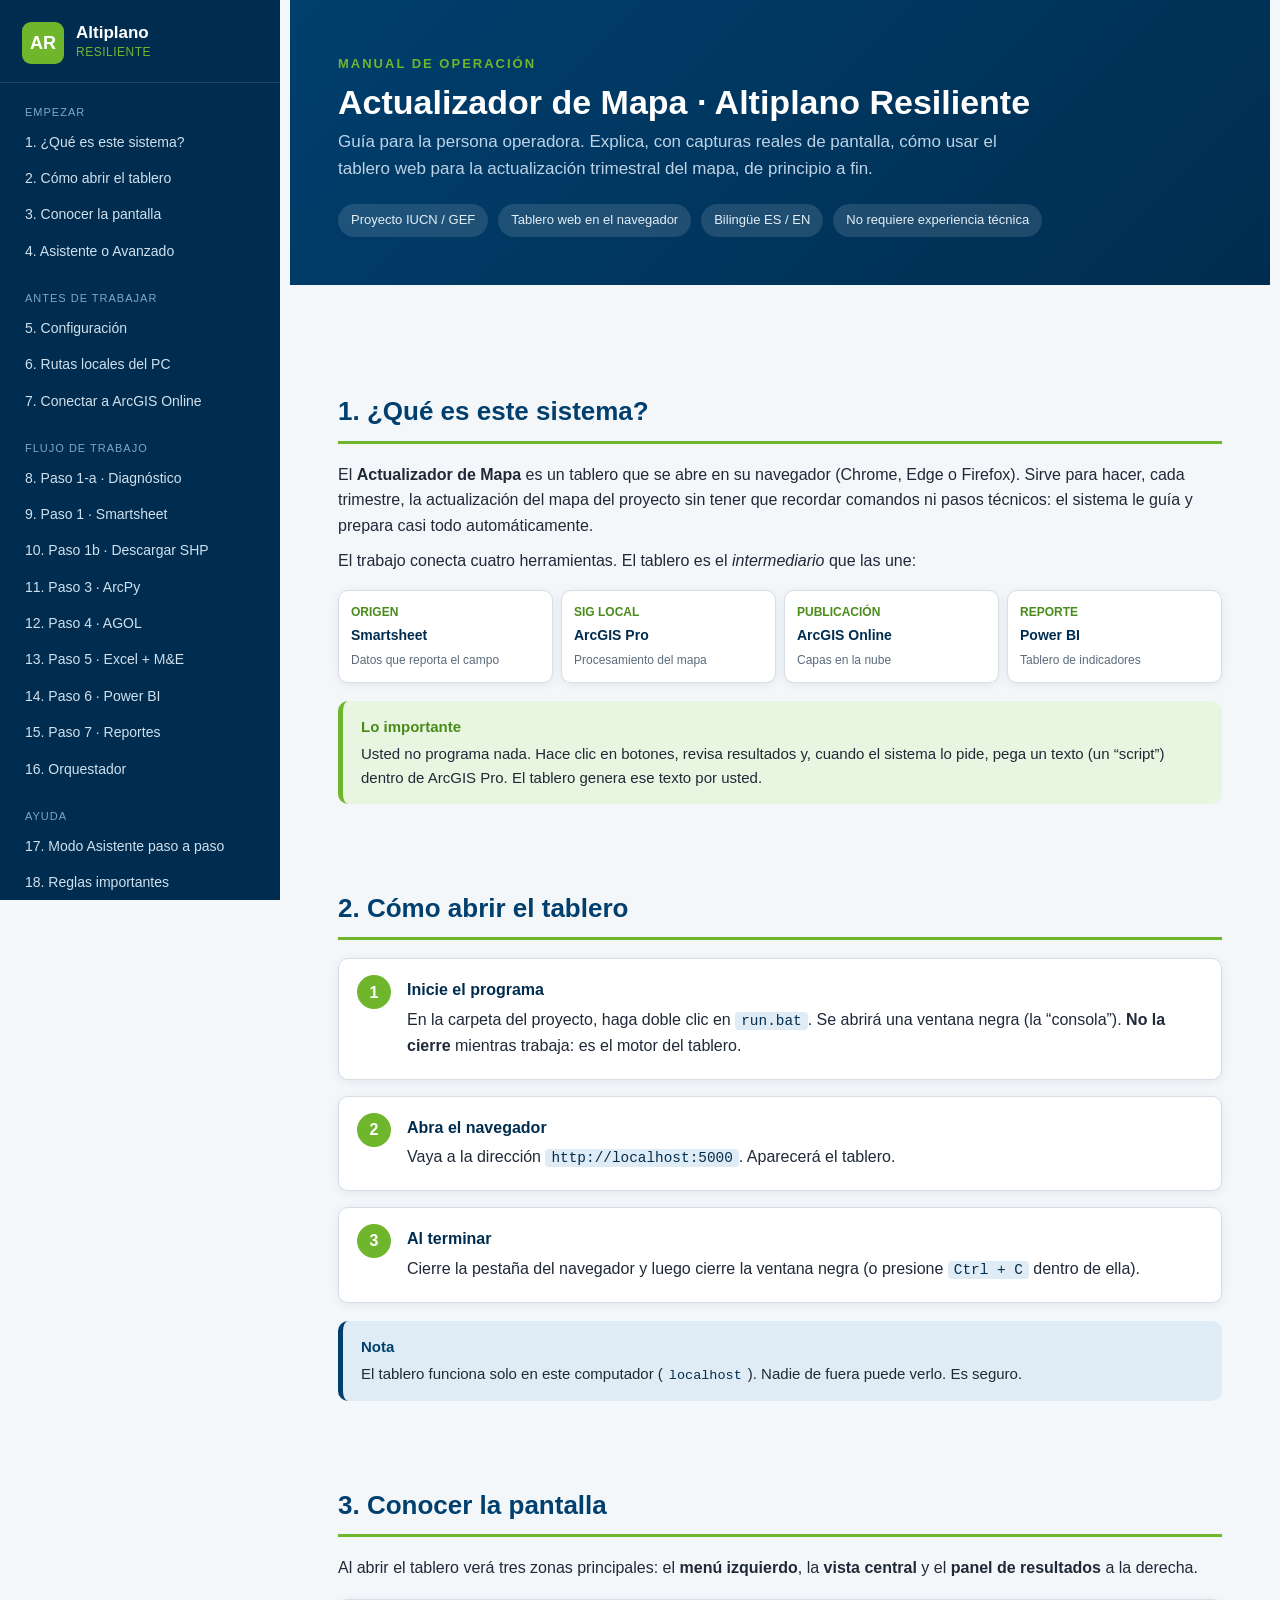
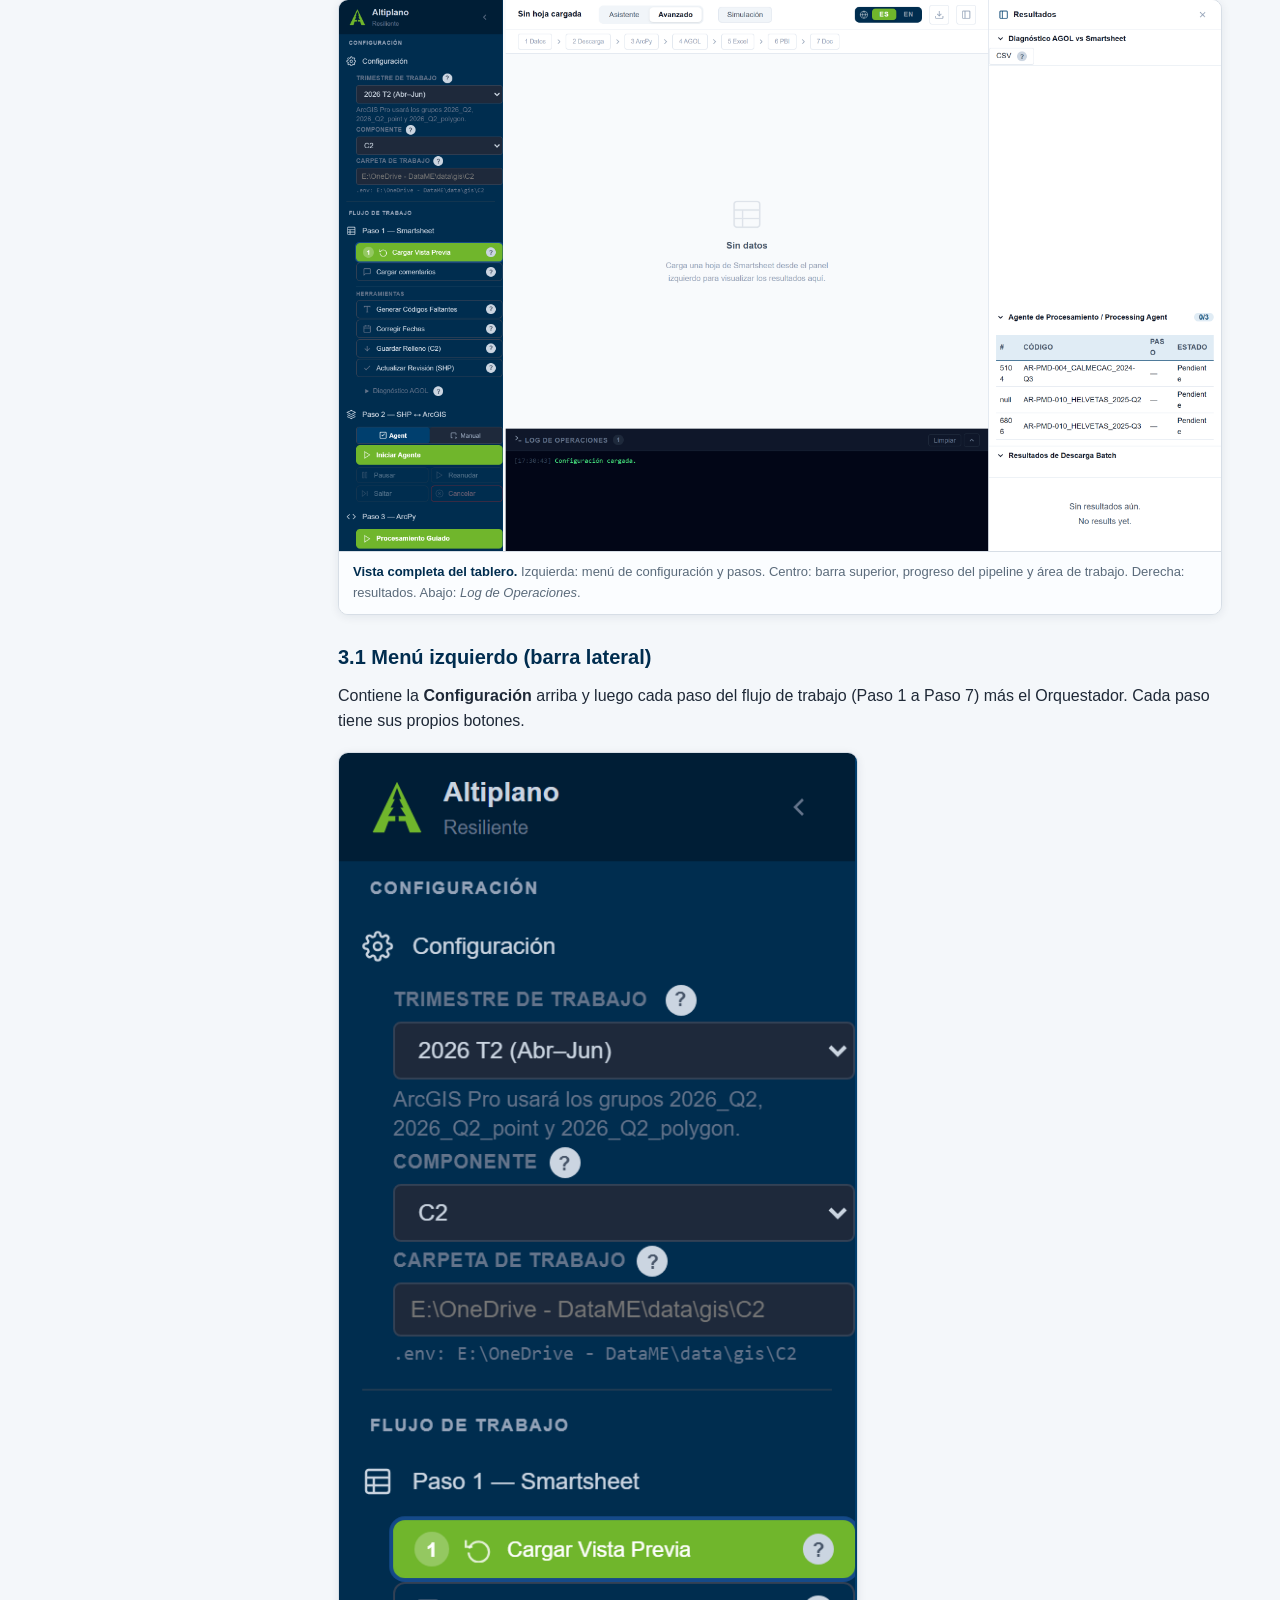
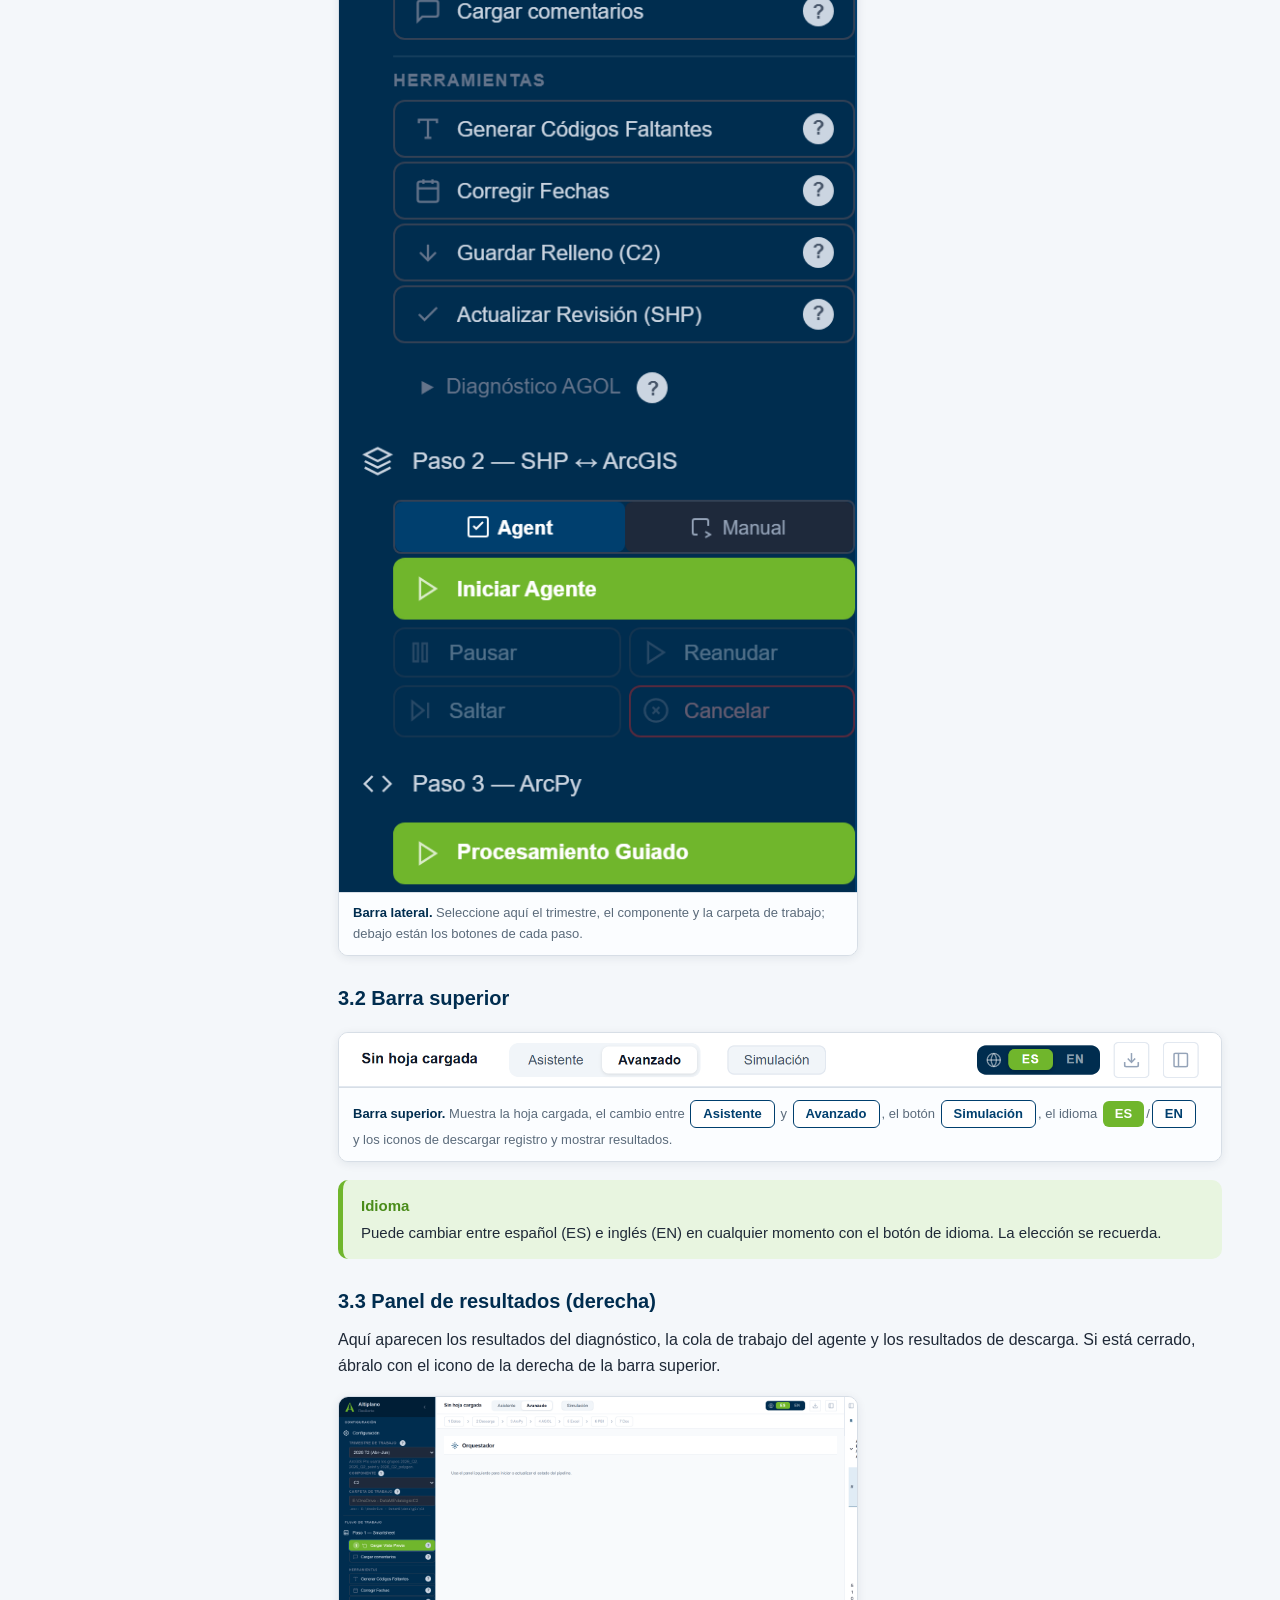
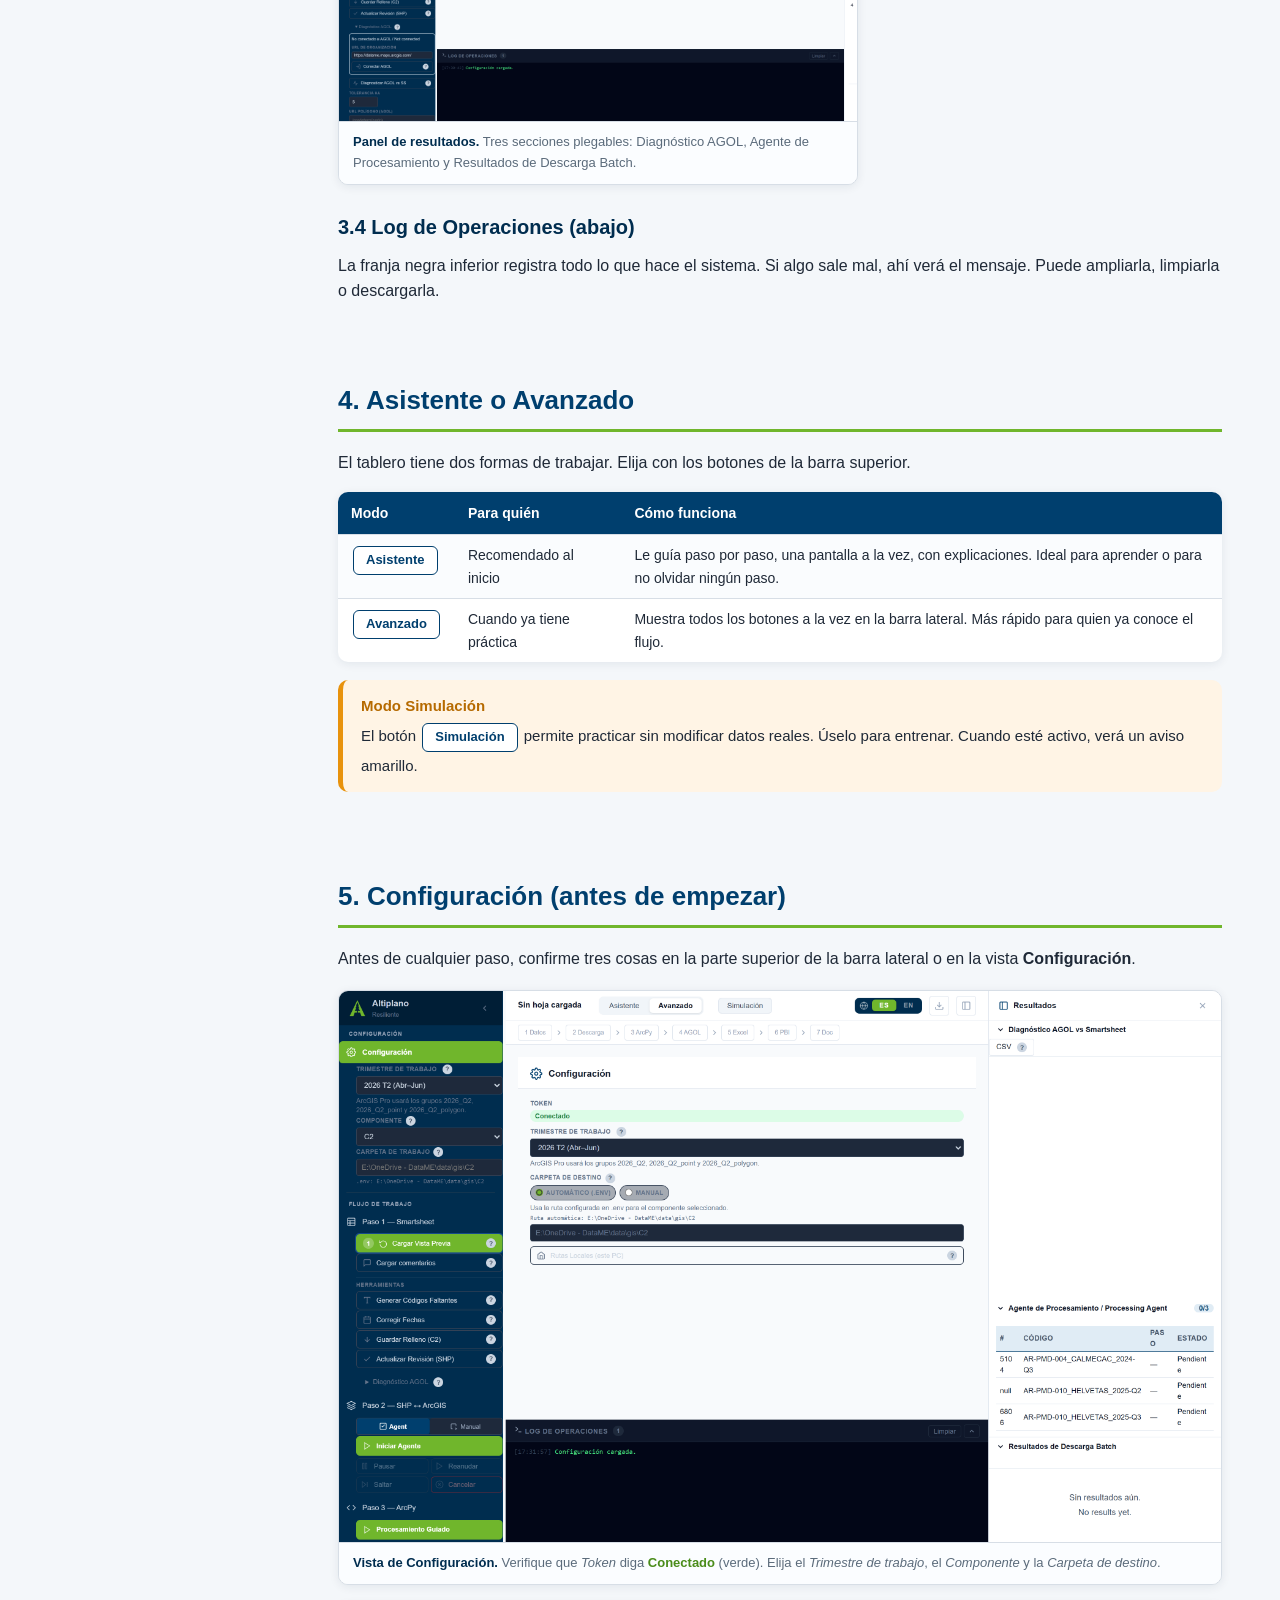
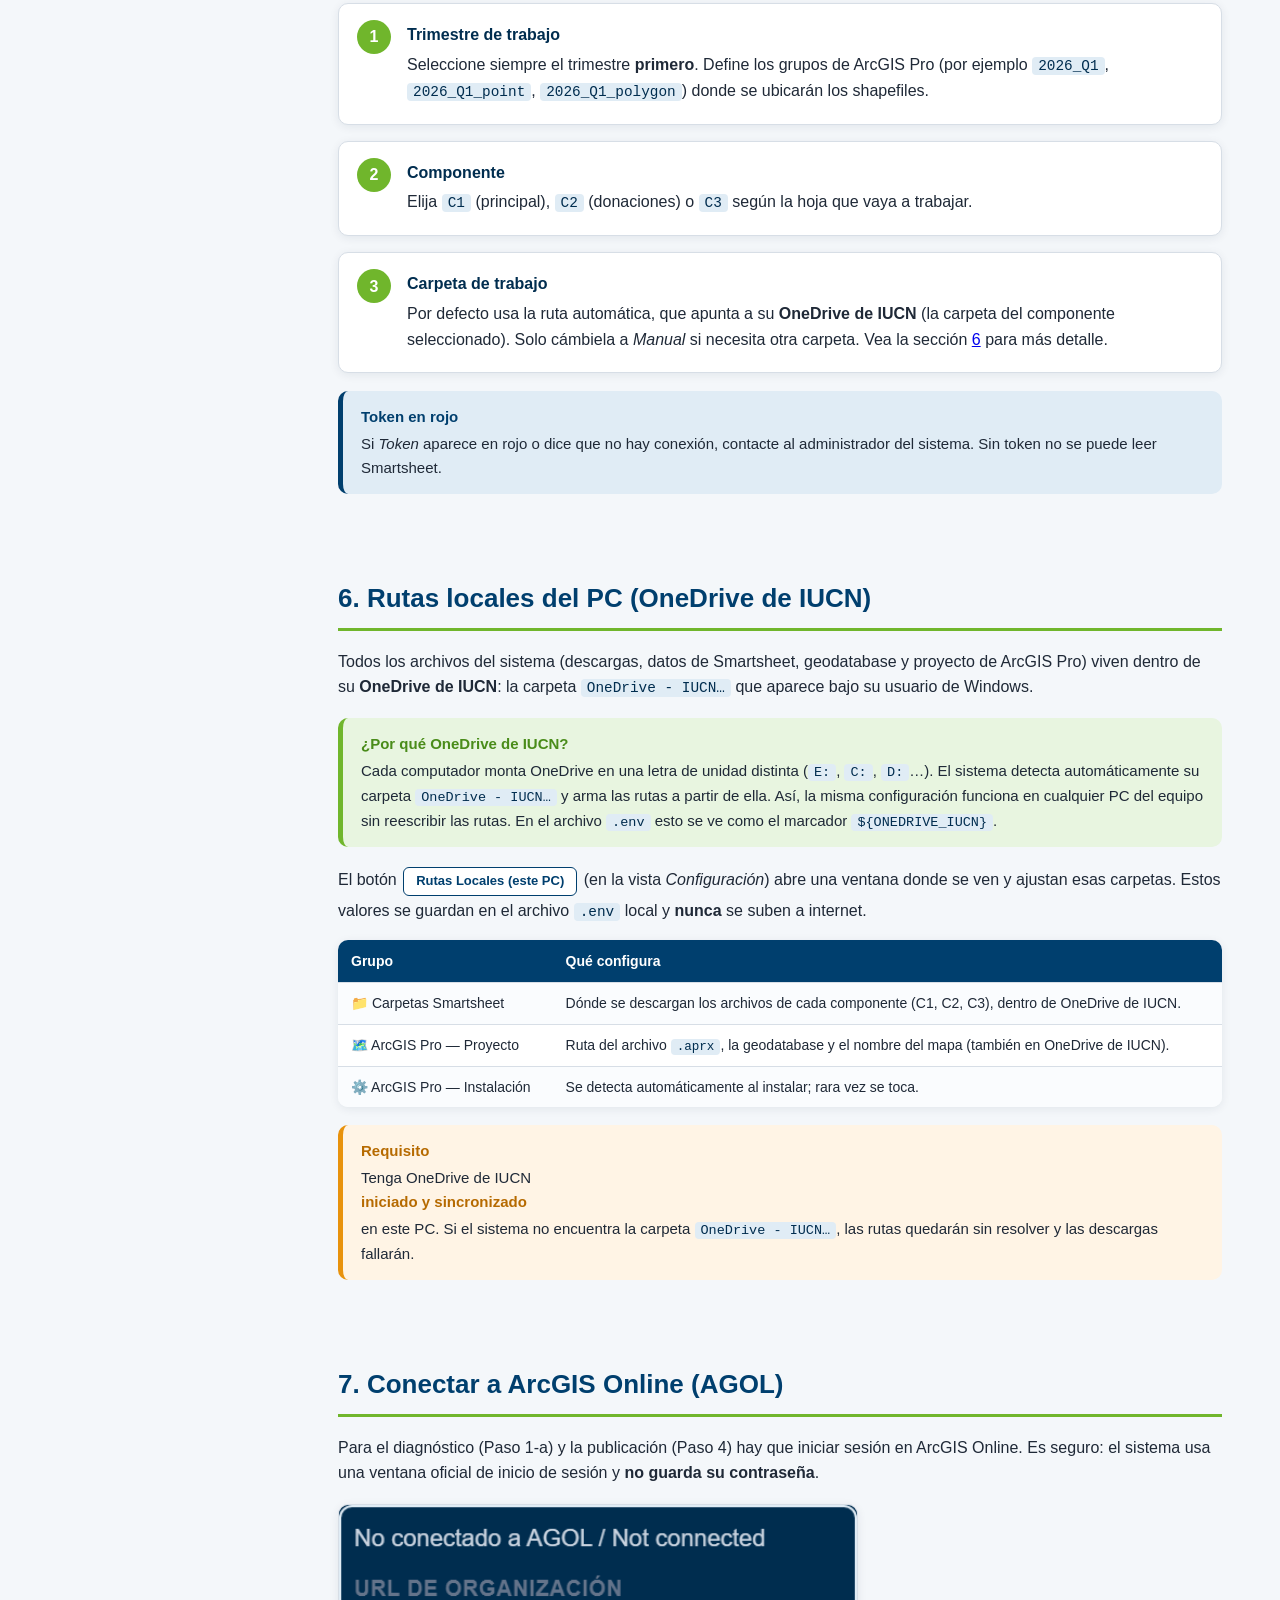
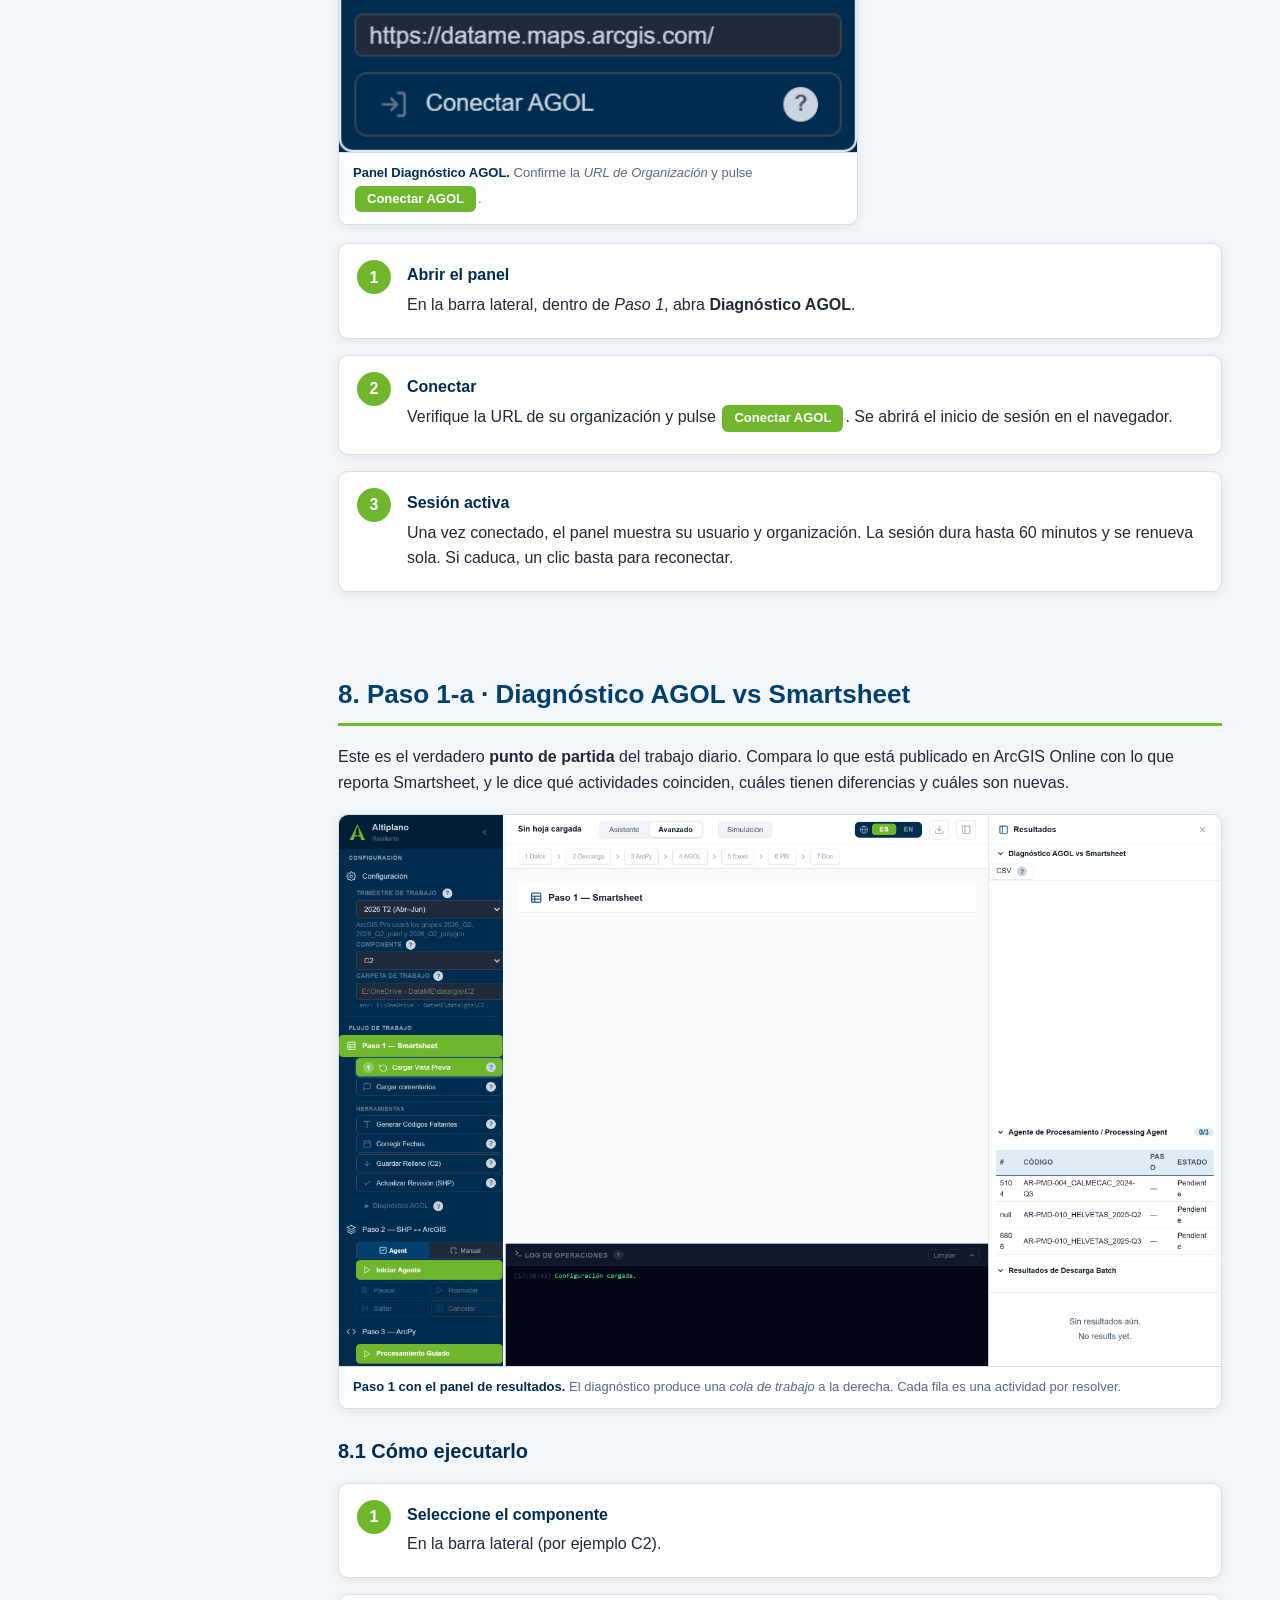
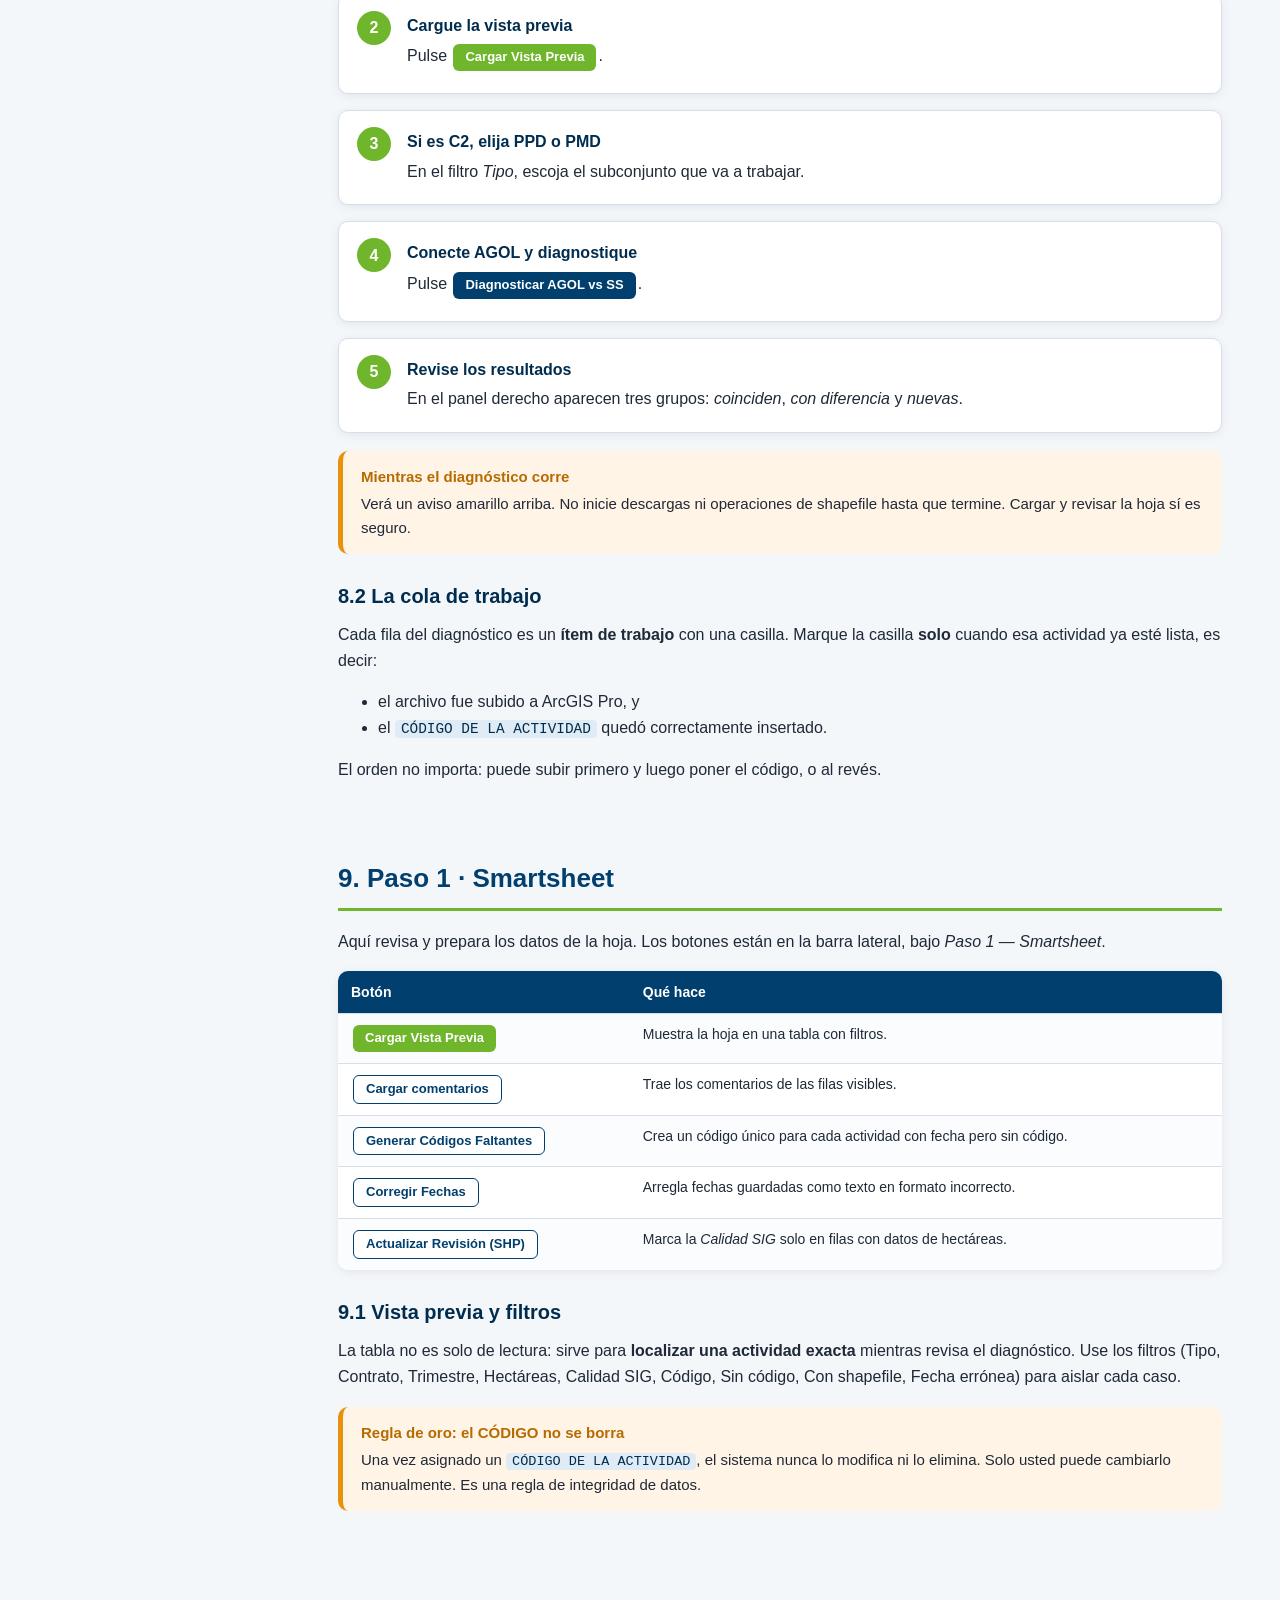
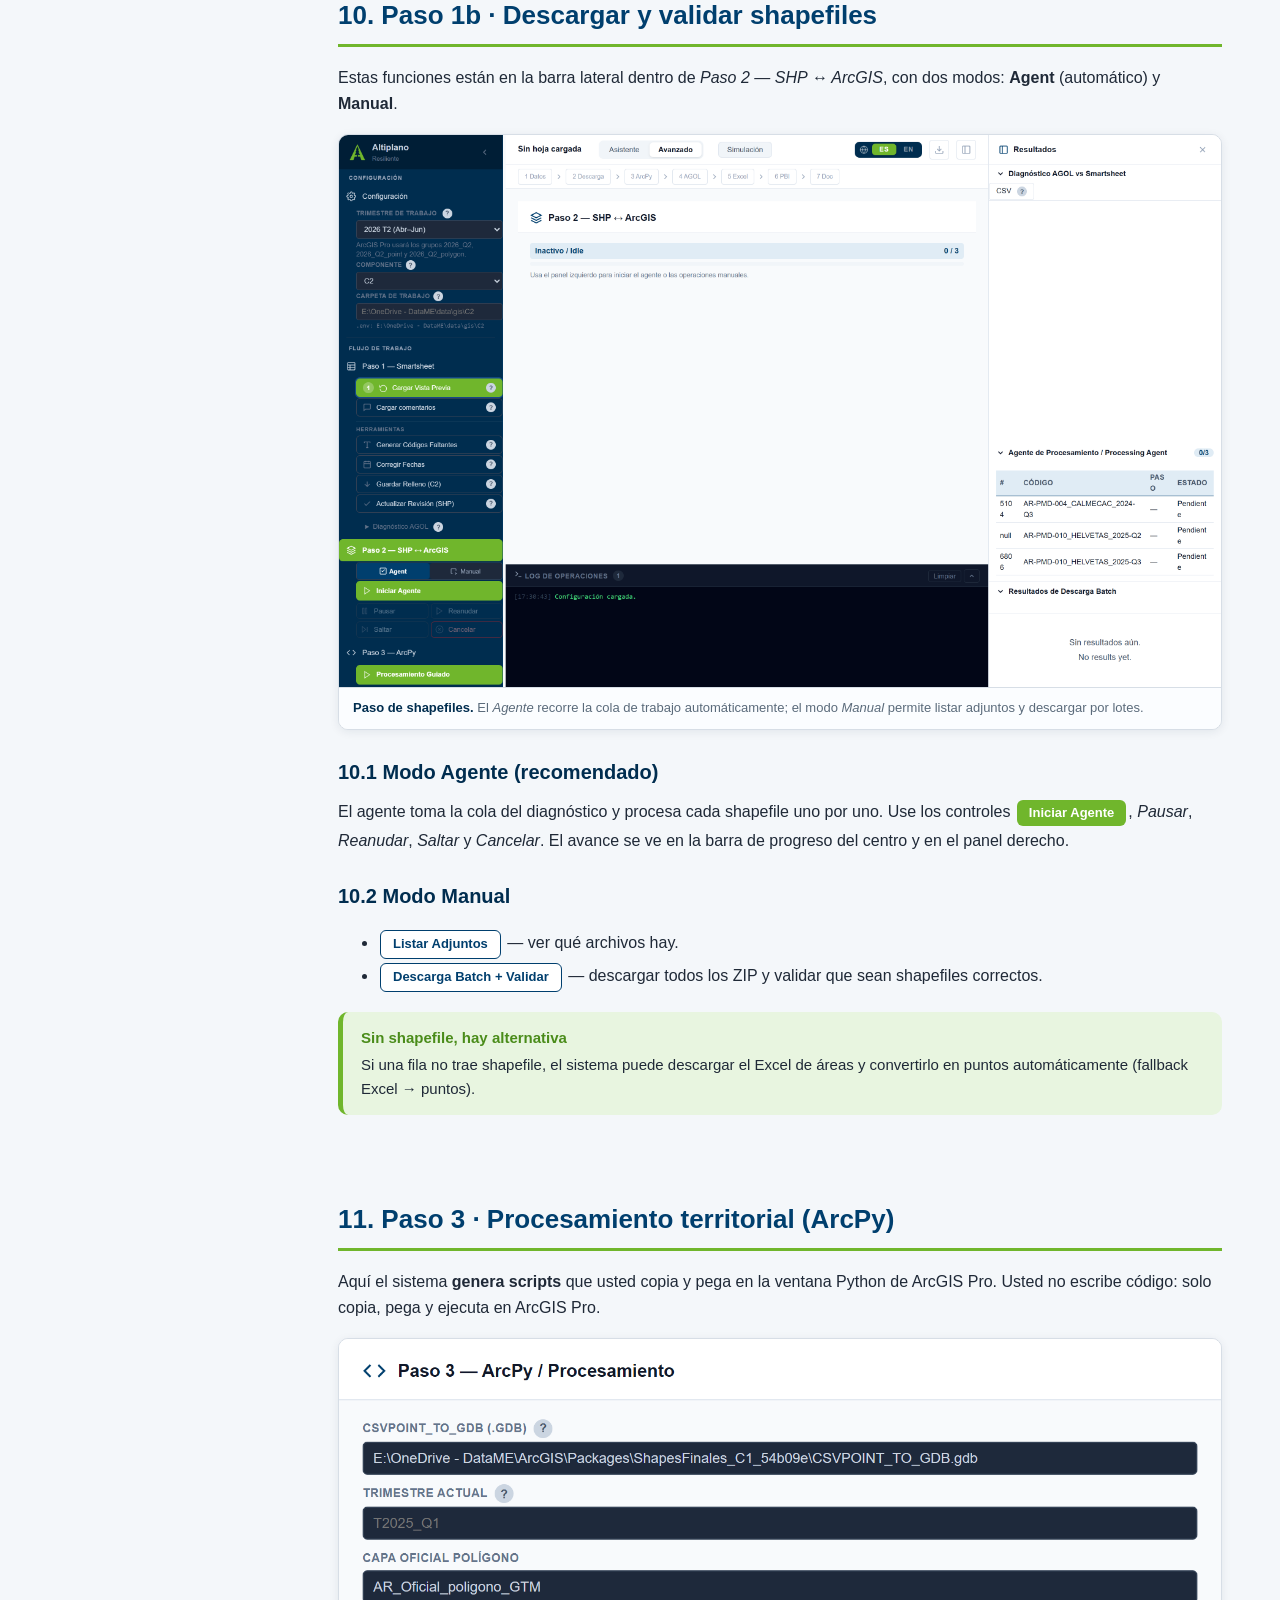
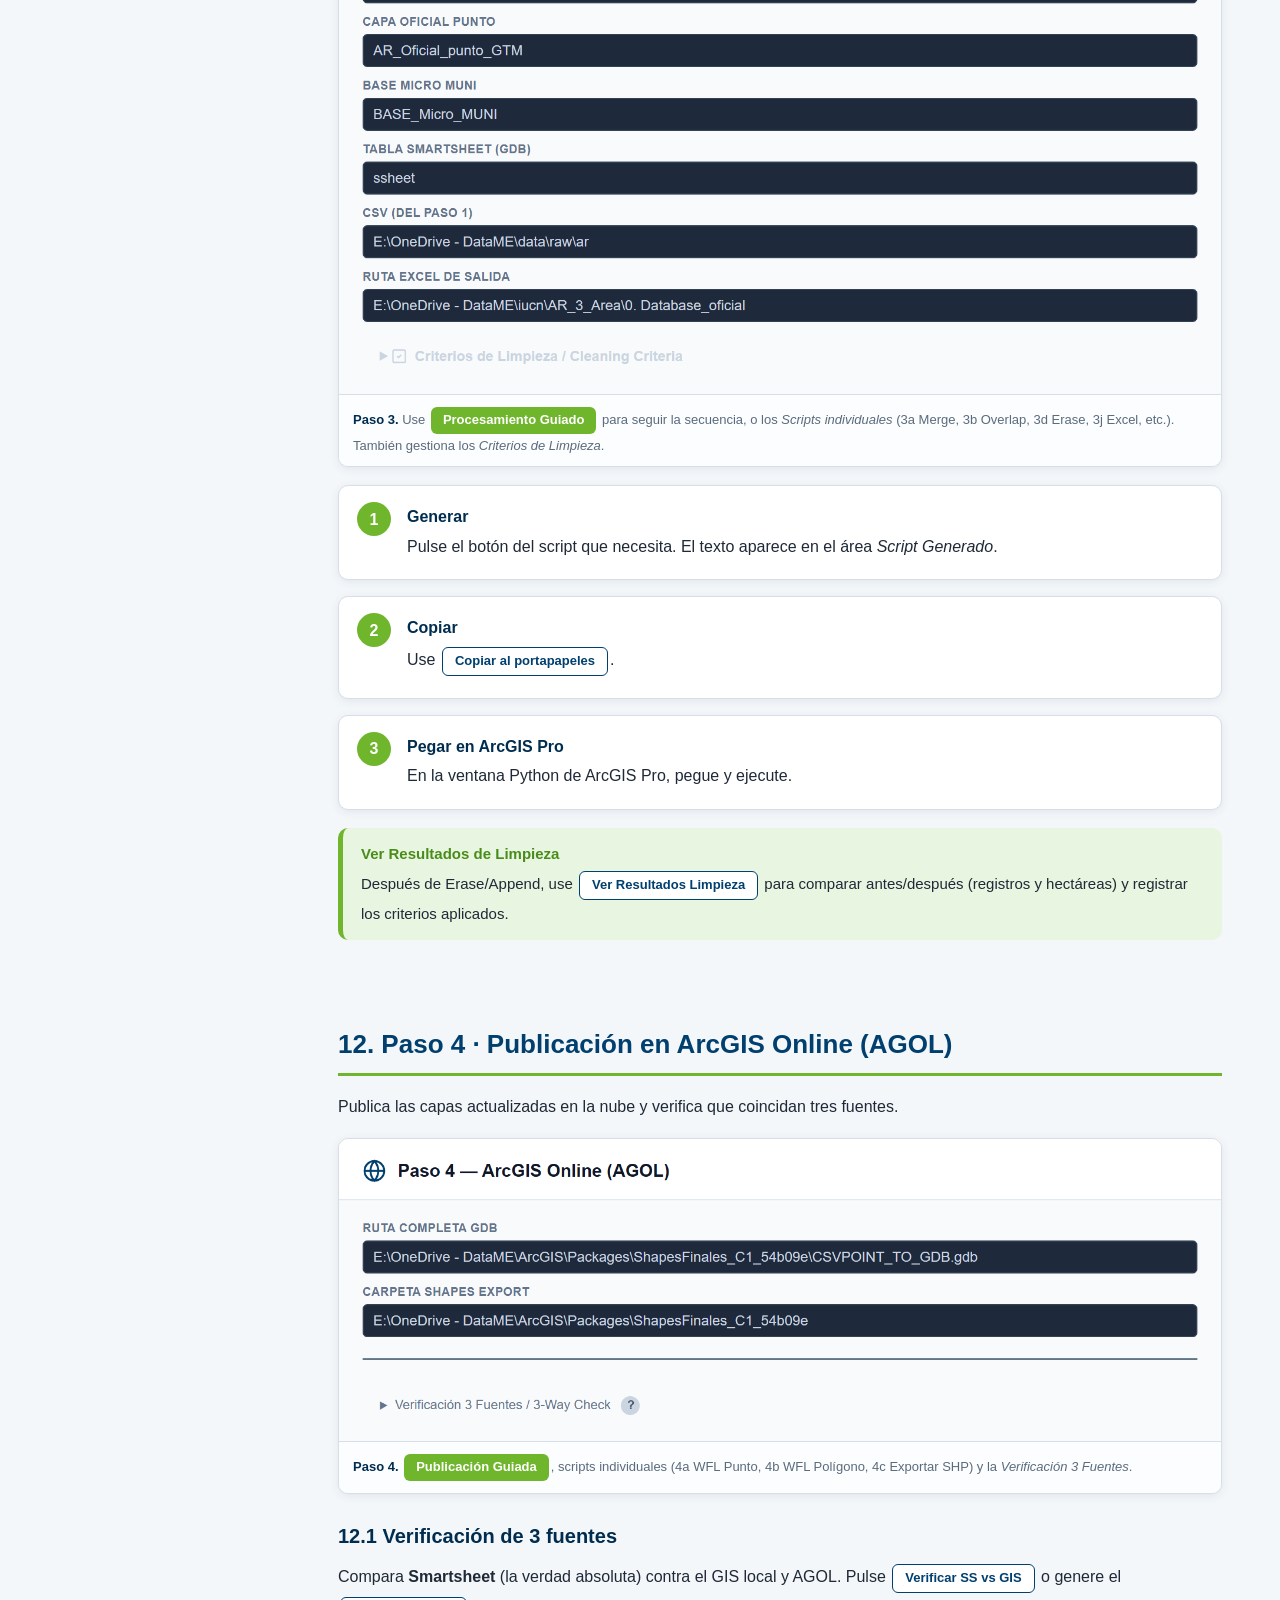
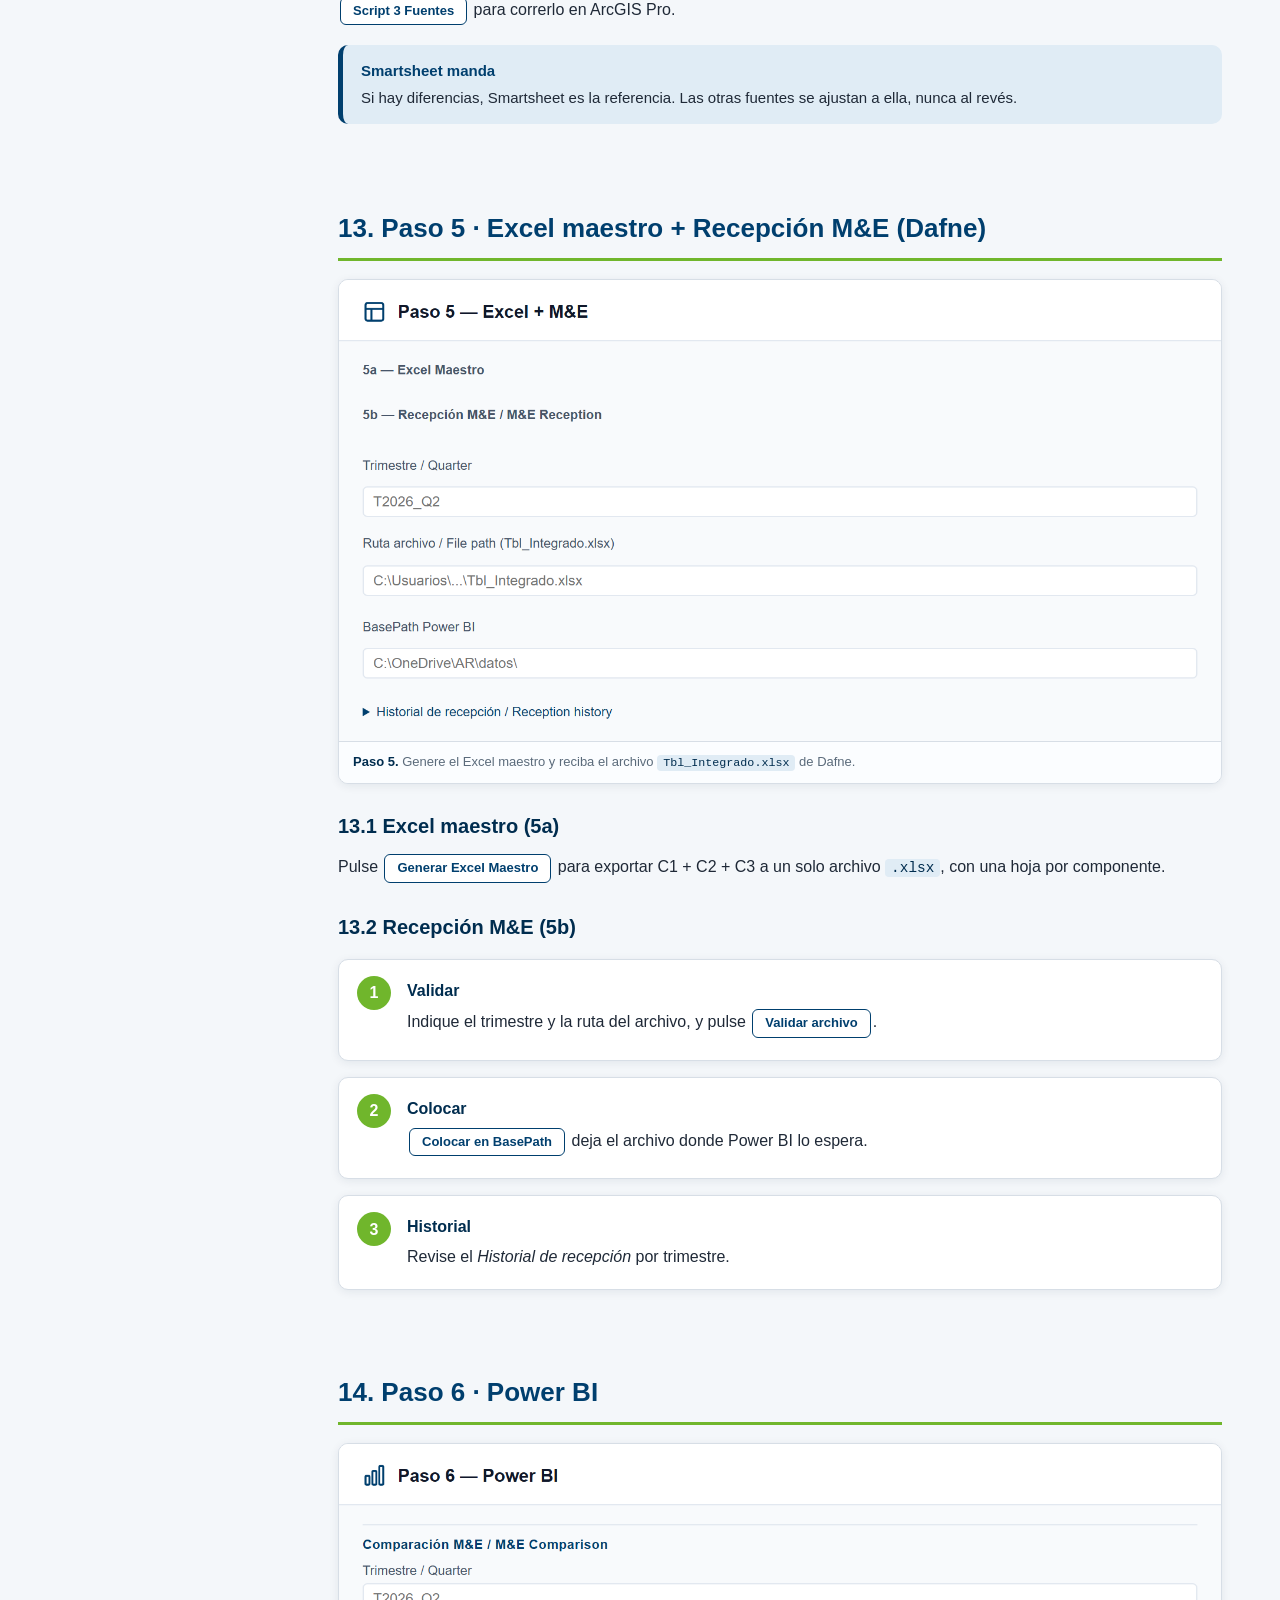
<file: manual/index.html>
<!DOCTYPE html>
<html lang="es">
<head>
<meta charset="UTF-8">
<meta name="viewport" content="width=device-width,initial-scale=1">
<title>Manual de Operación — Altiplano Resiliente · Actualizador de Mapa</title>
<style>
  /* ════ Libro de Marca Altiplano Resiliente ════ */
  :root{
    --ar-green:#70b62c; --ar-blue:#003f6e;
    --ar-green-light:#e8f5e0; --ar-blue-light:#e0ecf5;
    --ar-green-dark:#4a8c1a; --ar-blue-dark:#002d4f;
    --ink:#1f2937; --muted:#5b6b7b; --line:#d7dee6; --bg:#f4f7fa;
    --shadow:0 2px 10px rgba(0,32,60,.08);
  }
  *{box-sizing:border-box}
  html{scroll-behavior:smooth}
  body{
    margin:0; font-family:'Helvetica Neue',Helvetica,Arial,sans-serif;
    color:var(--ink); background:var(--bg); line-height:1.6; font-size:16px;
  }
  /* ── Layout ── */
  .layout{display:flex; min-height:100vh}
  nav.toc{
    position:sticky; top:0; align-self:flex-start; height:100vh; overflow-y:auto;
    width:280px; flex-shrink:0; background:var(--ar-blue-dark); color:#cfe0ee;
    padding:0 0 40px;
  }
  nav.toc .toc-brand{
    display:flex; align-items:center; gap:12px; padding:22px 22px 18px;
    border-bottom:1px solid rgba(255,255,255,.12); margin-bottom:10px;
  }
  nav.toc .toc-brand .logo{
    width:42px;height:42px;border-radius:9px;background:var(--ar-green);
    display:flex;align-items:center;justify-content:center;font-weight:700;color:#fff;font-size:18px;
    flex-shrink:0;
  }
  nav.toc .toc-brand .t1{font-weight:700;color:#fff;font-size:17px;line-height:1.1}
  nav.toc .toc-brand .t2{font-size:12px;color:var(--ar-green);letter-spacing:.5px}
  nav.toc a{
    display:block; color:#cfe0ee; text-decoration:none; padding:7px 22px;
    font-size:14px; border-left:3px solid transparent;
  }
  nav.toc a:hover{background:rgba(255,255,255,.06); color:#fff}
  nav.toc a.sec{margin-top:14px; font-size:11px; letter-spacing:1px; color:#7fa6c7;
    text-transform:uppercase; pointer-events:none; padding-bottom:2px}
  main{flex:1; max-width:980px; margin:0 auto; padding:0 48px 120px}

  /* ── Hero ── */
  header.hero{
    background:linear-gradient(135deg,var(--ar-blue) 0%,var(--ar-blue-dark) 100%);
    color:#fff; padding:54px 48px 48px; margin:0 -48px 40px;
  }
  header.hero .kicker{color:var(--ar-green); font-weight:700; letter-spacing:2px;
    font-size:13px; text-transform:uppercase}
  header.hero h1{margin:8px 0 6px; font-size:34px; line-height:1.15}
  header.hero p{margin:0; color:#bcd2e6; font-size:17px; max-width:680px}
  header.hero .meta{margin-top:22px; display:flex; gap:10px; flex-wrap:wrap}
  header.hero .meta span{
    background:rgba(255,255,255,.12); padding:6px 13px; border-radius:20px;
    font-size:13px; color:#e3eef7;
  }

  /* ── Sections ── */
  section{padding-top:28px; margin-top:10px}
  h2{color:var(--ar-blue); font-size:26px; border-bottom:3px solid var(--ar-green);
    padding-bottom:8px; margin:38px 0 18px}
  h3{color:var(--ar-blue-dark); font-size:20px; margin:26px 0 10px}
  h4{color:var(--ar-blue-dark); font-size:16px; margin:18px 0 6px}
  p{margin:10px 0}
  code{background:var(--ar-blue-light); color:var(--ar-blue-dark);
    padding:1px 6px; border-radius:4px; font-size:.9em; font-family:Consolas,Menlo,monospace}

  /* ── Figures ── */
  figure{margin:18px 0; border:1px solid var(--line); border-radius:10px;
    overflow:hidden; box-shadow:var(--shadow); background:#fff}
  figure img{width:100%; display:block}
  figure figcaption{padding:10px 14px; font-size:13px; color:var(--muted);
    background:#fbfdff; border-top:1px solid var(--line)}
  figure figcaption b{color:var(--ar-blue-dark)}
  figure.compact{max-width:520px}

  /* ── Step cards ── */
  .step{display:flex; gap:16px; margin:16px 0; padding:16px 18px;
    background:#fff; border:1px solid var(--line); border-radius:10px; box-shadow:var(--shadow)}
  .step .num{flex-shrink:0; width:34px; height:34px; border-radius:50%;
    background:var(--ar-green); color:#fff; font-weight:700; display:flex;
    align-items:center; justify-content:center; font-size:16px}
  .step .body{flex:1}
  .step .body h4{margin:2px 0 4px}
  .step .body p{margin:4px 0}

  /* ── Callouts ── */
  .note,.warn,.tip{border-radius:10px; padding:14px 18px; margin:18px 0;
    border-left:5px solid; font-size:15px}
  .note{background:var(--ar-blue-light); border-color:var(--ar-blue)}
  .tip{background:var(--ar-green-light); border-color:var(--ar-green)}
  .warn{background:#fff4e5; border-color:#e8920c}
  .note strong,.tip strong,.warn strong{display:block; margin-bottom:3px}
  .note strong{color:var(--ar-blue)} .tip strong{color:var(--ar-green-dark)}
  .warn strong{color:#b66a00}

  /* ── Tables ── */
  table.tbl{width:100%; border-collapse:collapse; margin:16px 0; font-size:14px;
    background:#fff; box-shadow:var(--shadow); border-radius:10px; overflow:hidden}
  table.tbl th{background:var(--ar-blue); color:#fff; text-align:left;
    padding:10px 13px; font-weight:600}
  table.tbl td{padding:9px 13px; border-top:1px solid var(--line); vertical-align:top}
  table.tbl tr:nth-child(even) td{background:#fafcfe}

  /* ── Pills / buttons reference ── */
  .btn-ref{display:inline-block; padding:3px 12px; border-radius:6px; font-size:13px;
    font-weight:600; margin:2px}
  .btn-green{background:var(--ar-green); color:#fff}
  .btn-blue{background:var(--ar-blue); color:#fff}
  .btn-ghost{background:#fff; color:var(--ar-blue); border:1px solid var(--ar-blue)}

  .pipeline{display:flex; flex-wrap:wrap; gap:8px; margin:16px 0}
  .pipeline .pstep{flex:1; min-width:120px; background:#fff; border:1px solid var(--line);
    border-radius:10px; padding:12px; box-shadow:var(--shadow)}
  .pipeline .pstep .pn{font-size:12px; font-weight:700; color:var(--ar-green-dark)}
  .pipeline .pstep .pt{font-size:14px; color:var(--ar-blue-dark); font-weight:600; margin-top:2px}
  .pipeline .pstep .pd{font-size:12px; color:var(--muted); margin-top:4px}

  footer{margin-top:60px; padding-top:24px; border-top:1px solid var(--line);
    color:var(--muted); font-size:13px}

  /* ── Print / PDF ── */
  @media print{
    nav.toc{display:none}
    main{max-width:100%; padding:0 10px}
    header.hero{margin:0 0 20px; -webkit-print-color-adjust:exact; print-color-adjust:exact}
    figure,.step,.note,.warn,.tip,table.tbl{break-inside:avoid; box-shadow:none}
    h2{break-after:avoid}
    body{font-size:12px}
    .no-print{display:none}
  }
  @media (max-width:880px){
    nav.toc{display:none}
    main{padding:0 18px 80px}
    header.hero{margin:0 -18px 28px; padding:36px 22px}
  }
</style>
</head>
<body>
<div class="layout">

  <!-- ════════════ ÍNDICE LATERAL ════════════ -->
  <nav class="toc">
    <div class="toc-brand">
      <div class="logo">AR</div>
      <div>
        <div class="t1">Altiplano</div>
        <div class="t2">RESILIENTE</div>
      </div>
    </div>
    <a class="sec">Empezar</a>
    <a href="#intro">1. ¿Qué es este sistema?</a>
    <a href="#abrir">2. Cómo abrir el tablero</a>
    <a href="#pantalla">3. Conocer la pantalla</a>
    <a href="#modos">4. Asistente o Avanzado</a>
    <a class="sec">Antes de trabajar</a>
    <a href="#config">5. Configuración</a>
    <a href="#rutas">6. Rutas locales del PC</a>
    <a href="#agol">7. Conectar a ArcGIS Online</a>
    <a class="sec">Flujo de trabajo</a>
    <a href="#diagnostico">8. Paso 1-a · Diagnóstico</a>
    <a href="#paso1">9. Paso 1 · Smartsheet</a>
    <a href="#paso1b">10. Paso 1b · Descargar SHP</a>
    <a href="#paso3">11. Paso 3 · ArcPy</a>
    <a href="#paso4">12. Paso 4 · AGOL</a>
    <a href="#paso5">13. Paso 5 · Excel + M&amp;E</a>
    <a href="#paso6">14. Paso 6 · Power BI</a>
    <a href="#paso7">15. Paso 7 · Reportes</a>
    <a href="#orq">16. Orquestador</a>
    <a class="sec">Ayuda</a>
    <a href="#asistente">17. Modo Asistente paso a paso</a>
    <a href="#reglas">18. Reglas importantes</a>
    <a href="#problemas">19. Problemas frecuentes</a>
  </nav>

  <!-- ════════════ CONTENIDO ════════════ -->
  <main>
    <header class="hero">
      <div class="kicker">Manual de Operación</div>
      <h1>Actualizador de Mapa · Altiplano Resiliente</h1>
      <p>Guía para la persona operadora. Explica, con capturas reales de pantalla,
         cómo usar el tablero web para la actualización trimestral del mapa,
         de principio a fin.</p>
      <div class="meta">
        <span>Proyecto IUCN / GEF</span>
        <span>Tablero web en el navegador</span>
        <span>Bilingüe ES / EN</span>
        <span>No requiere experiencia técnica</span>
      </div>
    </header>

    <!-- ───────────── 1. INTRO ───────────── -->
    <section id="intro">
      <h2>1. ¿Qué es este sistema?</h2>
      <p>El <strong>Actualizador de Mapa</strong> es un tablero que se abre en su navegador
         (Chrome, Edge o Firefox). Sirve para hacer, cada trimestre, la actualización del
         mapa del proyecto sin tener que recordar comandos ni pasos técnicos: el sistema
         le guía y prepara casi todo automáticamente.</p>
      <p>El trabajo conecta cuatro herramientas. El tablero es el <em>intermediario</em>
         que las une:</p>
      <div class="pipeline">
        <div class="pstep"><div class="pn">ORIGEN</div><div class="pt">Smartsheet</div><div class="pd">Datos que reporta el campo</div></div>
        <div class="pstep"><div class="pn">SIG LOCAL</div><div class="pt">ArcGIS Pro</div><div class="pd">Procesamiento del mapa</div></div>
        <div class="pstep"><div class="pn">PUBLICACIÓN</div><div class="pt">ArcGIS Online</div><div class="pd">Capas en la nube</div></div>
        <div class="pstep"><div class="pn">REPORTE</div><div class="pt">Power BI</div><div class="pd">Tablero de indicadores</div></div>
      </div>
      <div class="tip">
        <strong>Lo importante</strong>
        Usted no programa nada. Hace clic en botones, revisa resultados y, cuando el
        sistema lo pide, pega un texto (un “script”) dentro de ArcGIS Pro. El tablero
        genera ese texto por usted.
      </div>
    </section>

    <!-- ───────────── 2. ABRIR ───────────── -->
    <section id="abrir">
      <h2>2. Cómo abrir el tablero</h2>
      <div class="step"><div class="num">1</div><div class="body">
        <h4>Inicie el programa</h4>
        <p>En la carpeta del proyecto, haga doble clic en <code>run.bat</code>.
           Se abrirá una ventana negra (la “consola”). <strong>No la cierre</strong>
           mientras trabaja: es el motor del tablero.</p>
      </div></div>
      <div class="step"><div class="num">2</div><div class="body">
        <h4>Abra el navegador</h4>
        <p>Vaya a la dirección <code>http://localhost:5000</code>. Aparecerá el tablero.</p>
      </div></div>
      <div class="step"><div class="num">3</div><div class="body">
        <h4>Al terminar</h4>
        <p>Cierre la pestaña del navegador y luego cierre la ventana negra
           (o presione <code>Ctrl + C</code> dentro de ella).</p>
      </div></div>
      <div class="note">
        <strong>Nota</strong>
        El tablero funciona solo en este computador (<code>localhost</code>). Nadie de
        fuera puede verlo. Es seguro.
      </div>
    </section>

    <!-- ───────────── 3. PANTALLA ───────────── -->
    <section id="pantalla">
      <h2>3. Conocer la pantalla</h2>
      <p>Al abrir el tablero verá tres zonas principales: el <strong>menú izquierdo</strong>,
         la <strong>vista central</strong> y el <strong>panel de resultados</strong> a la derecha.</p>
      <figure>
        <img src="img/01_dashboard_full.png" alt="Vista completa del tablero">
        <figcaption><b>Vista completa del tablero.</b> Izquierda: menú de configuración y pasos.
          Centro: barra superior, progreso del pipeline y área de trabajo. Derecha: resultados.
          Abajo: <em>Log de Operaciones</em>.</figcaption>
      </figure>

      <h3>3.1 Menú izquierdo (barra lateral)</h3>
      <p>Contiene la <strong>Configuración</strong> arriba y luego cada paso del flujo de trabajo
         (Paso 1 a Paso 7) más el Orquestador. Cada paso tiene sus propios botones.</p>
      <figure class="compact">
        <img src="img/02_sidebar.png" alt="Barra lateral">
        <figcaption><b>Barra lateral.</b> Seleccione aquí el trimestre, el componente y la
          carpeta de trabajo; debajo están los botones de cada paso.</figcaption>
      </figure>

      <h3>3.2 Barra superior</h3>
      <figure>
        <img src="img/03_topbar.png" alt="Barra superior">
        <figcaption><b>Barra superior.</b> Muestra la hoja cargada, el cambio entre
          <span class="btn-ref btn-ghost">Asistente</span> y <span class="btn-ref btn-ghost">Avanzado</span>,
          el botón <span class="btn-ref btn-ghost">Simulación</span>, el idioma
          <span class="btn-ref btn-green">ES</span>/<span class="btn-ref btn-ghost">EN</span> y los iconos de
          descargar registro y mostrar resultados.</figcaption>
      </figure>
      <div class="tip">
        <strong>Idioma</strong>
        Puede cambiar entre español (ES) e inglés (EN) en cualquier momento con el botón
        de idioma. La elección se recuerda.
      </div>

      <h3>3.3 Panel de resultados (derecha)</h3>
      <p>Aquí aparecen los resultados del diagnóstico, la cola de trabajo del agente y los
         resultados de descarga. Si está cerrado, ábralo con el icono de la derecha de la barra superior.</p>
      <figure class="compact">
        <img src="img/21_right_results.png" alt="Panel de resultados">
        <figcaption><b>Panel de resultados.</b> Tres secciones plegables: Diagnóstico AGOL,
          Agente de Procesamiento y Resultados de Descarga Batch.</figcaption>
      </figure>

      <h3>3.4 Log de Operaciones (abajo)</h3>
      <p>La franja negra inferior registra todo lo que hace el sistema. Si algo sale mal,
         ahí verá el mensaje. Puede ampliarla, limpiarla o descargarla.</p>
    </section>

    <!-- ───────────── 4. MODOS ───────────── -->
    <section id="modos">
      <h2>4. Asistente o Avanzado</h2>
      <p>El tablero tiene dos formas de trabajar. Elija con los botones de la barra superior.</p>
      <table class="tbl">
        <tr><th>Modo</th><th>Para quién</th><th>Cómo funciona</th></tr>
        <tr>
          <td><span class="btn-ref btn-ghost">Asistente</span></td>
          <td>Recomendado al inicio</td>
          <td>Le guía paso por paso, una pantalla a la vez, con explicaciones. Ideal para
              aprender o para no olvidar ningún paso.</td>
        </tr>
        <tr>
          <td><span class="btn-ref btn-ghost">Avanzado</span></td>
          <td>Cuando ya tiene práctica</td>
          <td>Muestra todos los botones a la vez en la barra lateral. Más rápido para quien
              ya conoce el flujo.</td>
        </tr>
      </table>
      <div class="warn">
        <strong>Modo Simulación</strong>
        El botón <span class="btn-ref btn-ghost">Simulación</span> permite practicar sin
        modificar datos reales. Úselo para entrenar. Cuando esté activo, verá un aviso amarillo.
      </div>
    </section>

    <!-- ───────────── 5. CONFIGURACIÓN ───────────── -->
    <section id="config">
      <h2>5. Configuración (antes de empezar)</h2>
      <p>Antes de cualquier paso, confirme tres cosas en la parte superior de la barra lateral
         o en la vista <strong>Configuración</strong>.</p>
      <figure>
        <img src="img/22_path_settings.png" alt="Vista de configuración">
        <figcaption><b>Vista de Configuración.</b> Verifique que <em>Token</em> diga
          <strong style="color:#4a8c1a">Conectado</strong> (verde). Elija el
          <em>Trimestre de trabajo</em>, el <em>Componente</em> y la <em>Carpeta de destino</em>.</figcaption>
      </figure>
      <div class="step"><div class="num">1</div><div class="body">
        <h4>Trimestre de trabajo</h4>
        <p>Seleccione siempre el trimestre <strong>primero</strong>. Define los grupos de
           ArcGIS Pro (por ejemplo <code>2026_Q1</code>, <code>2026_Q1_point</code>,
           <code>2026_Q1_polygon</code>) donde se ubicarán los shapefiles.</p>
      </div></div>
      <div class="step"><div class="num">2</div><div class="body">
        <h4>Componente</h4>
        <p>Elija <code>C1</code> (principal), <code>C2</code> (donaciones) o <code>C3</code>
           según la hoja que vaya a trabajar.</p>
      </div></div>
      <div class="step"><div class="num">3</div><div class="body">
        <h4>Carpeta de trabajo</h4>
        <p>Por defecto usa la ruta automática, que apunta a su <strong>OneDrive de IUCN</strong>
           (la carpeta del componente seleccionado). Solo cámbiela a <em>Manual</em> si
           necesita otra carpeta. Vea la sección <a href="#rutas">6</a> para más detalle.</p>
      </div></div>
      <div class="note">
        <strong>Token en rojo</strong>
        Si <em>Token</em> aparece en rojo o dice que no hay conexión, contacte al
        administrador del sistema. Sin token no se puede leer Smartsheet.
      </div>
    </section>

    <!-- ───────────── 6. RUTAS ───────────── -->
    <section id="rutas">
      <h2>6. Rutas locales del PC (OneDrive de IUCN)</h2>
      <p>Todos los archivos del sistema (descargas, datos de Smartsheet, geodatabase y
         proyecto de ArcGIS Pro) viven dentro de su <strong>OneDrive de IUCN</strong>: la
         carpeta <code>OneDrive - IUCN…</code> que aparece bajo su usuario de Windows.</p>
      <div class="tip">
        <strong>¿Por qué OneDrive de IUCN?</strong>
        Cada computador monta OneDrive en una letra de unidad distinta
        (<code>E:</code>, <code>C:</code>, <code>D:</code>…). El sistema detecta
        automáticamente su carpeta <code>OneDrive - IUCN…</code> y arma las rutas a partir
        de ella. Así, la misma configuración funciona en cualquier PC del equipo sin
        reescribir las rutas. En el archivo <code>.env</code> esto se ve como el marcador
        <code>${ONEDRIVE_IUCN}</code>.
      </div>
      <p>El botón <span class="btn-ref btn-ghost">Rutas Locales (este PC)</span> (en la vista
         <em>Configuración</em>) abre una ventana donde se ven y ajustan esas carpetas. Estos
         valores se guardan en el archivo <code>.env</code> local y <strong>nunca</strong> se
         suben a internet.</p>
      <table class="tbl">
        <tr><th>Grupo</th><th>Qué configura</th></tr>
        <tr><td>📁 Carpetas Smartsheet</td><td>Dónde se descargan los archivos de cada componente (C1, C2, C3), dentro de OneDrive de IUCN.</td></tr>
        <tr><td>🗺️ ArcGIS Pro — Proyecto</td><td>Ruta del archivo <code>.aprx</code>, la geodatabase y el nombre del mapa (también en OneDrive de IUCN).</td></tr>
        <tr><td>⚙️ ArcGIS Pro — Instalación</td><td>Se detecta automáticamente al instalar; rara vez se toca.</td></tr>
      </table>
      <div class="warn">
        <strong>Requisito</strong>
        Tenga OneDrive de IUCN <strong>iniciado y sincronizado</strong> en este PC. Si el
        sistema no encuentra la carpeta <code>OneDrive - IUCN…</code>, las rutas quedarán sin
        resolver y las descargas fallarán.
      </div>
    </section>

    <!-- ───────────── 7. AGOL ───────────── -->
    <section id="agol">
      <h2>7. Conectar a ArcGIS Online (AGOL)</h2>
      <p>Para el diagnóstico (Paso 1-a) y la publicación (Paso 4) hay que iniciar sesión en
         ArcGIS Online. Es seguro: el sistema usa una ventana oficial de inicio de sesión y
         <strong>no guarda su contraseña</strong>.</p>
      <figure class="compact">
        <img src="img/20_agol_connect.png" alt="Panel de conexión AGOL">
        <figcaption><b>Panel Diagnóstico AGOL.</b> Confirme la <em>URL de Organización</em>
          y pulse <span class="btn-ref btn-green">Conectar AGOL</span>.</figcaption>
      </figure>
      <div class="step"><div class="num">1</div><div class="body">
        <h4>Abrir el panel</h4>
        <p>En la barra lateral, dentro de <em>Paso 1</em>, abra <strong>Diagnóstico AGOL</strong>.</p>
      </div></div>
      <div class="step"><div class="num">2</div><div class="body">
        <h4>Conectar</h4>
        <p>Verifique la URL de su organización y pulse
           <span class="btn-ref btn-green">Conectar AGOL</span>. Se abrirá el inicio de
           sesión en el navegador.</p>
      </div></div>
      <div class="step"><div class="num">3</div><div class="body">
        <h4>Sesión activa</h4>
        <p>Una vez conectado, el panel muestra su usuario y organización. La sesión dura
           hasta 60 minutos y se renueva sola. Si caduca, un clic basta para reconectar.</p>
      </div></div>
    </section>

    <!-- ───────────── 8. DIAGNÓSTICO ───────────── -->
    <section id="diagnostico">
      <h2>8. Paso 1-a · Diagnóstico AGOL vs Smartsheet</h2>
      <p>Este es el verdadero <strong>punto de partida</strong> del trabajo diario. Compara lo
         que está publicado en ArcGIS Online con lo que reporta Smartsheet, y le dice qué
         actividades coinciden, cuáles tienen diferencias y cuáles son nuevas.</p>
      <figure>
        <img src="img/11_paso1.png" alt="Paso 1 con panel de diagnóstico">
        <figcaption><b>Paso 1 con el panel de resultados.</b> El diagnóstico produce una
          <em>cola de trabajo</em> a la derecha. Cada fila es una actividad por resolver.</figcaption>
      </figure>
      <h3>8.1 Cómo ejecutarlo</h3>
      <div class="step"><div class="num">1</div><div class="body"><h4>Seleccione el componente</h4><p>En la barra lateral (por ejemplo C2).</p></div></div>
      <div class="step"><div class="num">2</div><div class="body"><h4>Cargue la vista previa</h4><p>Pulse <span class="btn-ref btn-green">Cargar Vista Previa</span>.</p></div></div>
      <div class="step"><div class="num">3</div><div class="body"><h4>Si es C2, elija PPD o PMD</h4><p>En el filtro <em>Tipo</em>, escoja el subconjunto que va a trabajar.</p></div></div>
      <div class="step"><div class="num">4</div><div class="body"><h4>Conecte AGOL y diagnostique</h4><p>Pulse <span class="btn-ref btn-blue">Diagnosticar AGOL vs SS</span>.</p></div></div>
      <div class="step"><div class="num">5</div><div class="body"><h4>Revise los resultados</h4><p>En el panel derecho aparecen tres grupos: <em>coinciden</em>, <em>con diferencia</em> y <em>nuevas</em>.</p></div></div>
      <div class="warn">
        <strong>Mientras el diagnóstico corre</strong>
        Verá un aviso amarillo arriba. No inicie descargas ni operaciones de shapefile hasta
        que termine. Cargar y revisar la hoja sí es seguro.
      </div>
      <h3>8.2 La cola de trabajo</h3>
      <p>Cada fila del diagnóstico es un <strong>ítem de trabajo</strong> con una casilla.
         Marque la casilla <strong>solo</strong> cuando esa actividad ya esté lista, es decir:</p>
      <ul>
        <li>el archivo fue subido a ArcGIS Pro, y</li>
        <li>el <code>CÓDIGO DE LA ACTIVIDAD</code> quedó correctamente insertado.</li>
      </ul>
      <p>El orden no importa: puede subir primero y luego poner el código, o al revés.</p>
    </section>

    <!-- ───────────── 9. PASO 1 ───────────── -->
    <section id="paso1">
      <h2>9. Paso 1 · Smartsheet</h2>
      <p>Aquí revisa y prepara los datos de la hoja. Los botones están en la barra lateral,
         bajo <em>Paso 1 — Smartsheet</em>.</p>
      <table class="tbl">
        <tr><th>Botón</th><th>Qué hace</th></tr>
        <tr><td><span class="btn-ref btn-green">Cargar Vista Previa</span></td><td>Muestra la hoja en una tabla con filtros.</td></tr>
        <tr><td><span class="btn-ref btn-ghost">Cargar comentarios</span></td><td>Trae los comentarios de las filas visibles.</td></tr>
        <tr><td><span class="btn-ref btn-ghost">Generar Códigos Faltantes</span></td><td>Crea un código único para cada actividad con fecha pero sin código.</td></tr>
        <tr><td><span class="btn-ref btn-ghost">Corregir Fechas</span></td><td>Arregla fechas guardadas como texto en formato incorrecto.</td></tr>
        <tr><td><span class="btn-ref btn-ghost">Actualizar Revisión (SHP)</span></td><td>Marca la <em>Calidad SIG</em> solo en filas con datos de hectáreas.</td></tr>
      </table>
      <h3>9.1 Vista previa y filtros</h3>
      <p>La tabla no es solo de lectura: sirve para <strong>localizar una actividad exacta</strong>
         mientras revisa el diagnóstico. Use los filtros (Tipo, Contrato, Trimestre, Hectáreas,
         Calidad SIG, Código, Sin código, Con shapefile, Fecha errónea) para aislar cada caso.</p>
      <div class="warn">
        <strong>Regla de oro: el CÓDIGO no se borra</strong>
        Una vez asignado un <code>CÓDIGO DE LA ACTIVIDAD</code>, el sistema nunca lo modifica ni
        lo elimina. Solo usted puede cambiarlo manualmente. Es una regla de integridad de datos.
      </div>
    </section>

    <!-- ───────────── 10. PASO 1b ───────────── -->
    <section id="paso1b">
      <h2>10. Paso 1b · Descargar y validar shapefiles</h2>
      <p>Estas funciones están en la barra lateral dentro de <em>Paso 2 — SHP ↔ ArcGIS</em>,
         con dos modos: <strong>Agent</strong> (automático) y <strong>Manual</strong>.</p>
      <figure>
        <img src="img/12_paso2.png" alt="Paso 2 / 1b SHP ArcGIS">
        <figcaption><b>Paso de shapefiles.</b> El <em>Agente</em> recorre la cola de trabajo
          automáticamente; el modo <em>Manual</em> permite listar adjuntos y descargar por lotes.</figcaption>
      </figure>
      <h3>10.1 Modo Agente (recomendado)</h3>
      <p>El agente toma la cola del diagnóstico y procesa cada shapefile uno por uno. Use los
         controles <span class="btn-ref btn-green">Iniciar Agente</span>, <em>Pausar</em>,
         <em>Reanudar</em>, <em>Saltar</em> y <em>Cancelar</em>. El avance se ve en la barra
         de progreso del centro y en el panel derecho.</p>
      <h3>10.2 Modo Manual</h3>
      <ul>
        <li><span class="btn-ref btn-ghost">Listar Adjuntos</span> — ver qué archivos hay.</li>
        <li><span class="btn-ref btn-ghost">Descarga Batch + Validar</span> — descargar todos los ZIP y validar que sean shapefiles correctos.</li>
      </ul>
      <div class="tip">
        <strong>Sin shapefile, hay alternativa</strong>
        Si una fila no trae shapefile, el sistema puede descargar el Excel de áreas y convertirlo
        en puntos automáticamente (fallback Excel → puntos).
      </div>
    </section>

    <!-- ───────────── 11. PASO 3 ───────────── -->
    <section id="paso3">
      <h2>11. Paso 3 · Procesamiento territorial (ArcPy)</h2>
      <p>Aquí el sistema <strong>genera scripts</strong> que usted copia y pega en la ventana
         Python de ArcGIS Pro. Usted no escribe código: solo copia, pega y ejecuta en ArcGIS Pro.</p>
      <figure>
        <img src="img/13_paso3_zoom.png" alt="Paso 3 ArcPy">
        <figcaption><b>Paso 3.</b> Use <span class="btn-ref btn-green">Procesamiento Guiado</span>
          para seguir la secuencia, o los <em>Scripts individuales</em> (3a Merge, 3b Overlap,
          3d Erase, 3j Excel, etc.). También gestiona los <em>Criterios de Limpieza</em>.</figcaption>
      </figure>
      <div class="step"><div class="num">1</div><div class="body"><h4>Generar</h4><p>Pulse el botón del script que necesita. El texto aparece en el área <em>Script Generado</em>.</p></div></div>
      <div class="step"><div class="num">2</div><div class="body"><h4>Copiar</h4><p>Use <span class="btn-ref btn-ghost">Copiar al portapapeles</span>.</p></div></div>
      <div class="step"><div class="num">3</div><div class="body"><h4>Pegar en ArcGIS Pro</h4><p>En la ventana Python de ArcGIS Pro, pegue y ejecute.</p></div></div>
      <div class="tip">
        <strong>Ver Resultados de Limpieza</strong>
        Después de Erase/Append, use <span class="btn-ref btn-ghost">Ver Resultados Limpieza</span>
        para comparar antes/después (registros y hectáreas) y registrar los criterios aplicados.
      </div>
    </section>

    <!-- ───────────── 12. PASO 4 ───────────── -->
    <section id="paso4">
      <h2>12. Paso 4 · Publicación en ArcGIS Online (AGOL)</h2>
      <p>Publica las capas actualizadas en la nube y verifica que coincidan tres fuentes.</p>
      <figure>
        <img src="img/14_paso4_zoom.png" alt="Paso 4 AGOL">
        <figcaption><b>Paso 4.</b> <span class="btn-ref btn-green">Publicación Guiada</span>,
          scripts individuales (4a WFL Punto, 4b WFL Polígono, 4c Exportar SHP) y la
          <em>Verificación 3 Fuentes</em>.</figcaption>
      </figure>
      <h3>12.1 Verificación de 3 fuentes</h3>
      <p>Compara <strong>Smartsheet</strong> (la verdad absoluta) contra el GIS local y AGOL.
         Pulse <span class="btn-ref btn-ghost">Verificar SS vs GIS</span> o genere el
         <span class="btn-ref btn-ghost">Script 3 Fuentes</span> para correrlo en ArcGIS Pro.</p>
      <div class="note">
        <strong>Smartsheet manda</strong>
        Si hay diferencias, Smartsheet es la referencia. Las otras fuentes se ajustan a ella,
        nunca al revés.
      </div>
    </section>

    <!-- ───────────── 13. PASO 5 ───────────── -->
    <section id="paso5">
      <h2>13. Paso 5 · Excel maestro + Recepción M&amp;E (Dafne)</h2>
      <figure>
        <img src="img/15_paso5_zoom.png" alt="Paso 5 Excel y M&E">
        <figcaption><b>Paso 5.</b> Genere el Excel maestro y reciba el archivo
          <code>Tbl_Integrado.xlsx</code> de Dafne.</figcaption>
      </figure>
      <h3>13.1 Excel maestro (5a)</h3>
      <p>Pulse <span class="btn-ref btn-ghost">Generar Excel Maestro</span> para exportar
         C1 + C2 + C3 a un solo archivo <code>.xlsx</code>, con una hoja por componente.</p>
      <h3>13.2 Recepción M&amp;E (5b)</h3>
      <div class="step"><div class="num">1</div><div class="body"><h4>Validar</h4><p>Indique el trimestre y la ruta del archivo, y pulse <span class="btn-ref btn-ghost">Validar archivo</span>.</p></div></div>
      <div class="step"><div class="num">2</div><div class="body"><h4>Colocar</h4><p><span class="btn-ref btn-ghost">Colocar en BasePath</span> deja el archivo donde Power BI lo espera.</p></div></div>
      <div class="step"><div class="num">3</div><div class="body"><h4>Historial</h4><p>Revise el <em>Historial de recepción</em> por trimestre.</p></div></div>
    </section>

    <!-- ───────────── 14. PASO 6 ───────────── -->
    <section id="paso6">
      <h2>14. Paso 6 · Power BI</h2>
      <figure>
        <img src="img/16_paso6_zoom.png" alt="Paso 6 Power BI">
        <figcaption><b>Paso 6.</b> Verifique y abra Power BI Desktop, genere scripts de
          actualización y compare los valores de M&amp;E entre Dafne y Power BI.</figcaption>
      </figure>
      <ul>
        <li><span class="btn-ref btn-ghost">Estado PBI Desktop</span> — comprueba si Power BI está abierto.</li>
        <li><span class="btn-ref btn-ghost">Abrir PBI Desktop</span> — lanza el archivo del proyecto.</li>
        <li><span class="btn-ref btn-ghost">Ejecutar Comparación</span> — compara indicador por indicador (Dafne vs Power BI), con detalle al hacer clic.</li>
      </ul>
      <div class="tip">
        <strong>Decisiones</strong>
        Tras revisar las diferencias, use <span class="btn-ref btn-green">Guardar Decisiones</span>
        para dejar registrado el valor final acordado de cada indicador.
      </div>
    </section>

    <!-- ───────────── 15. PASO 7 ───────────── -->
    <section id="paso7">
      <h2>15. Paso 7 · Reportes y respaldo</h2>
      <figure>
        <img src="img/17_paso7_zoom.png" alt="Paso 7 Reportes">
        <figcaption><b>Paso 7.</b> Reporte de errores, resumen de datos, guía PDF para exportar
          desde Power BI y verificación del enlace público (Publish-to-Web).</figcaption>
      </figure>
      <table class="tbl">
        <tr><th>Acción</th><th>Para qué sirve</th></tr>
        <tr><td><span class="btn-ref btn-ghost">Reporte Errores</span></td><td>Resume los problemas detectados en el pipeline.</td></tr>
        <tr><td><span class="btn-ref btn-ghost">Resumen Datos</span></td><td>Resumen general del trabajo del trimestre.</td></tr>
        <tr><td><span class="btn-ref btn-ghost">Exportar PDF</span></td><td>Guía para exportar el tablero de Power BI a PDF.</td></tr>
        <tr><td><span class="btn-ref btn-ghost">Verificar Enlace PBI</span></td><td>Comprueba que el enlace público de Power BI funcione.</td></tr>
      </table>
    </section>

    <!-- ───────────── 16. ORQUESTADOR ───────────── -->
    <section id="orq">
      <h2>16. Orquestador</h2>
      <p>El Orquestador coordina todos los pasos y muestra el estado de cada uno. Es útil para
         ver, de un vistazo, en qué punto va el trabajo del trimestre.</p>
      <figure>
        <img src="img/18_orquestador_zoom.png" alt="Orquestador">
        <figcaption><b>Orquestador.</b> Use <span class="btn-ref btn-green">Iniciar Pipeline</span>
          para arrancar la secuencia y <span class="btn-ref btn-ghost">Actualizar Estado</span>
          para refrescar el progreso.</figcaption>
      </figure>
      <div class="note">
        <strong>Pasos manuales</strong>
        Los pasos que necesitan ArcGIS Pro (3 y 4) esperan su confirmación manual. El
        Orquestador no los hace solo; le indica cuándo le toca a usted.
      </div>
    </section>

    <!-- ───────────── 17. ASISTENTE ───────────── -->
    <section id="asistente">
      <h2>17. Modo Asistente paso a paso</h2>
      <p>Si prefiere que el sistema le lleve de la mano, active <span class="btn-ref btn-ghost">Asistente</span>
         en la barra superior. Verá una sola tarjeta a la vez, con el título del paso, una
         explicación y los botones de acción.</p>
      <figure>
        <img src="img/30_wizard_full.png" alt="Modo asistente paso 1">
        <figcaption><b>Asistente — Paso 1 de 7.</b> Cada tarjeta indica qué hacer. Las acciones
          marcadas con <strong>*</strong> son obligatorias. Avance con
          <span class="btn-ref btn-green">Siguiente →</span>.</figcaption>
      </figure>
      <figure>
        <img src="img/32_wizard_step2.png" alt="Modo asistente paso siguiente">
        <figcaption><b>Asistente — siguiente paso.</b> La barra de progreso superior muestra en
          qué paso va. Puede volver con <span class="btn-ref btn-ghost">← Paso anterior</span>.</figcaption>
      </figure>
      <div class="tip">
        <strong>Consejo</strong>
        Empiece siempre en modo Asistente las primeras veces. Cuando ya domine la secuencia,
        cambie a Avanzado para ir más rápido.
      </div>
    </section>

    <!-- ───────────── 18. REGLAS ───────────── -->
    <section id="reglas">
      <h2>18. Reglas importantes</h2>
      <div class="warn">
        <strong>1. El CÓDIGO DE LA ACTIVIDAD es inmutable</strong>
        Una vez asignado, no se borra ni se modifica desde el sistema. Solo usted, a mano, en
        Smartsheet.
      </div>
      <div class="warn">
        <strong>2. Smartsheet es la verdad</strong>
        Cuando algo no coincide entre fuentes, Smartsheet manda. GIS y AGOL se ajustan a ella.
      </div>
      <div class="note">
        <strong>3. No cierre la ventana negra</strong>
        Es el motor del tablero. Si la cierra, el tablero deja de funcionar.
      </div>
      <div class="note">
        <strong>4. Trabaje en bucle hasta terminar la cola</strong>
        Repita el ciclo (elegir pendiente → descargar → subir a ArcGIS Pro → insertar código →
        marcar la casilla) hasta que no queden pendientes.
      </div>
    </section>

    <!-- ───────────── 19. PROBLEMAS ───────────── -->
    <section id="problemas">
      <h2>19. Problemas frecuentes</h2>
      <table class="tbl">
        <tr><th>Síntoma</th><th>Qué revisar</th></tr>
        <tr><td>El tablero no abre en el navegador</td><td>¿Está abierta la ventana negra (<code>run.bat</code>)? Use la dirección <code>http://localhost:5000</code>.</td></tr>
        <tr><td>Token en rojo / “sin token”</td><td>Falta el token de Smartsheet. Contacte al administrador.</td></tr>
        <tr><td>“No conectado a AGOL”</td><td>Pulse <span class="btn-ref btn-green">Conectar AGOL</span>. La sesión caduca a los 60 minutos.</td></tr>
        <tr><td>El diagnóstico no avanza</td><td>Espere a que termine (aviso amarillo). No inicie descargas mientras tanto.</td></tr>
        <tr><td>No encuentro una actividad</td><td>Use los filtros de la vista previa (Código, Trimestre, Sin código…).</td></tr>
        <tr><td>Una fila no tiene shapefile</td><td>El sistema usa el Excel de áreas como alternativa (convierte a puntos).</td></tr>
        <tr><td>Algo falló y no sé qué</td><td>Mire el <em>Log de Operaciones</em> abajo; puede descargarlo y enviarlo al administrador.</td></tr>
      </table>
      <div class="tip">
        <strong>Botones de ayuda “?”</strong>
        Muchos campos y botones tienen un icono <strong>?</strong>. Haga clic para ver una
        explicación en español e inglés.
      </div>
    </section>

    <footer>
      <p><strong>Altiplano Resiliente — Actualizador de Mapa.</strong> Manual de operación para
         persona operadora no técnica. Las imágenes son capturas reales del tablero.</p>
      <p><strong>¿Instalación en un PC nuevo?</strong> Vea el archivo <code>LEEME.md</code>
         de esta misma carpeta: explica cómo descargar el programa desde GitHub, instalarlo
         (<code>setup.bat</code>) y ejecutarlo (<code>run.bat</code>).</p>
      <p>Para guardar este manual como PDF: abra esta página en el navegador y use
         <em>Imprimir → Guardar como PDF</em>.</p>
    </footer>

  </main>
</div>
</body>
</html>
</file>
